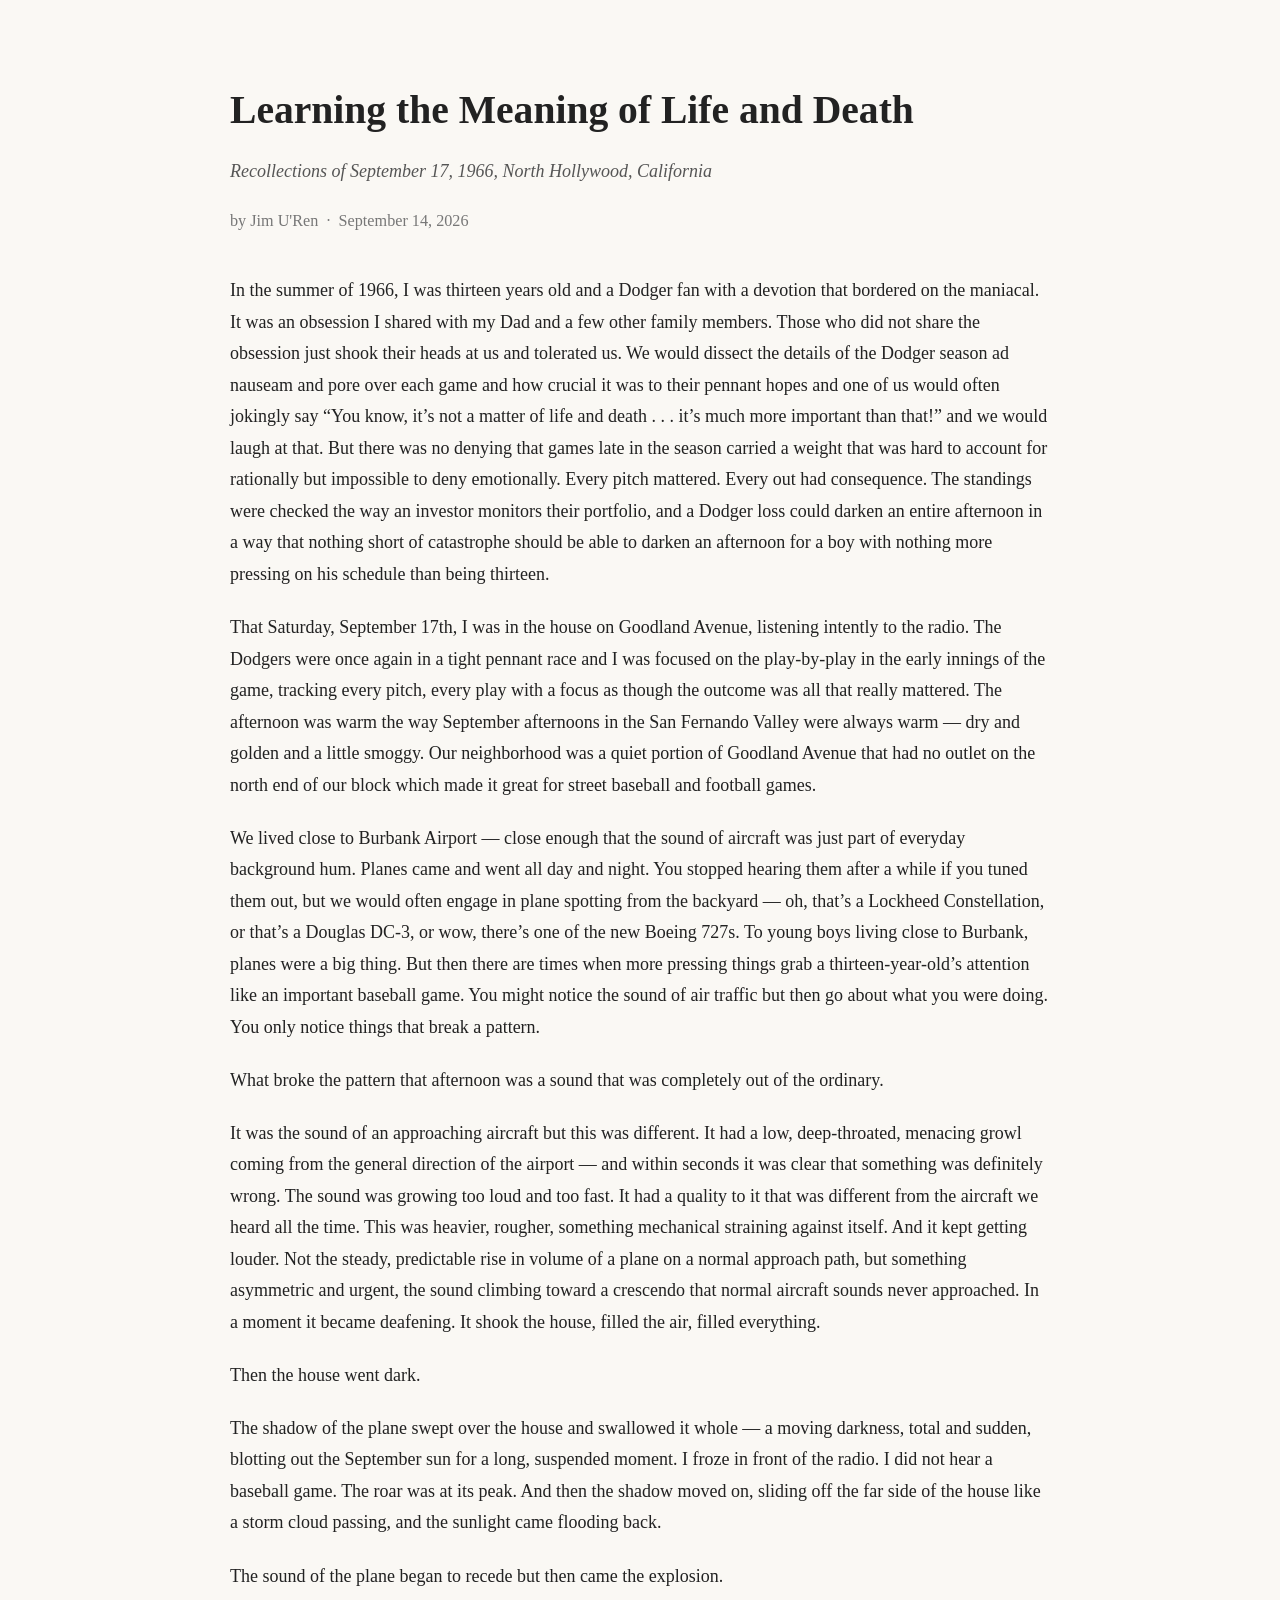
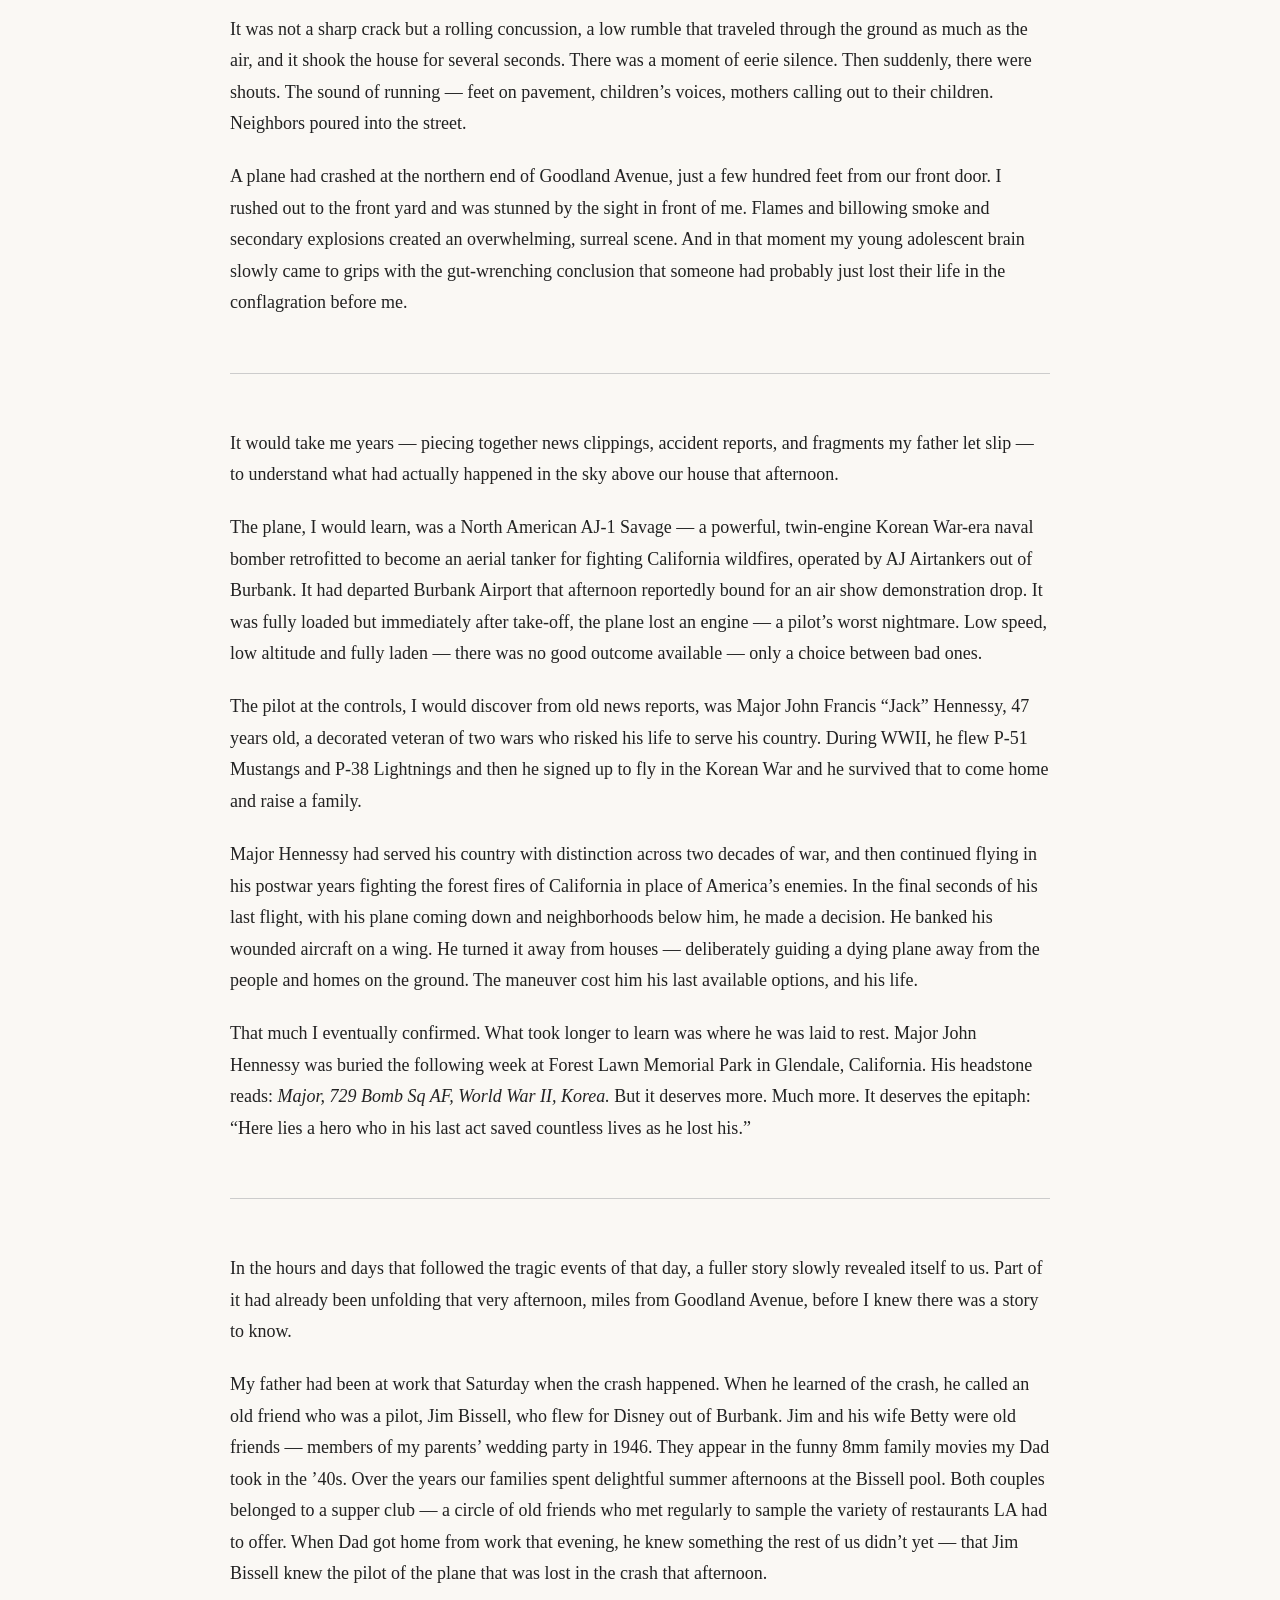
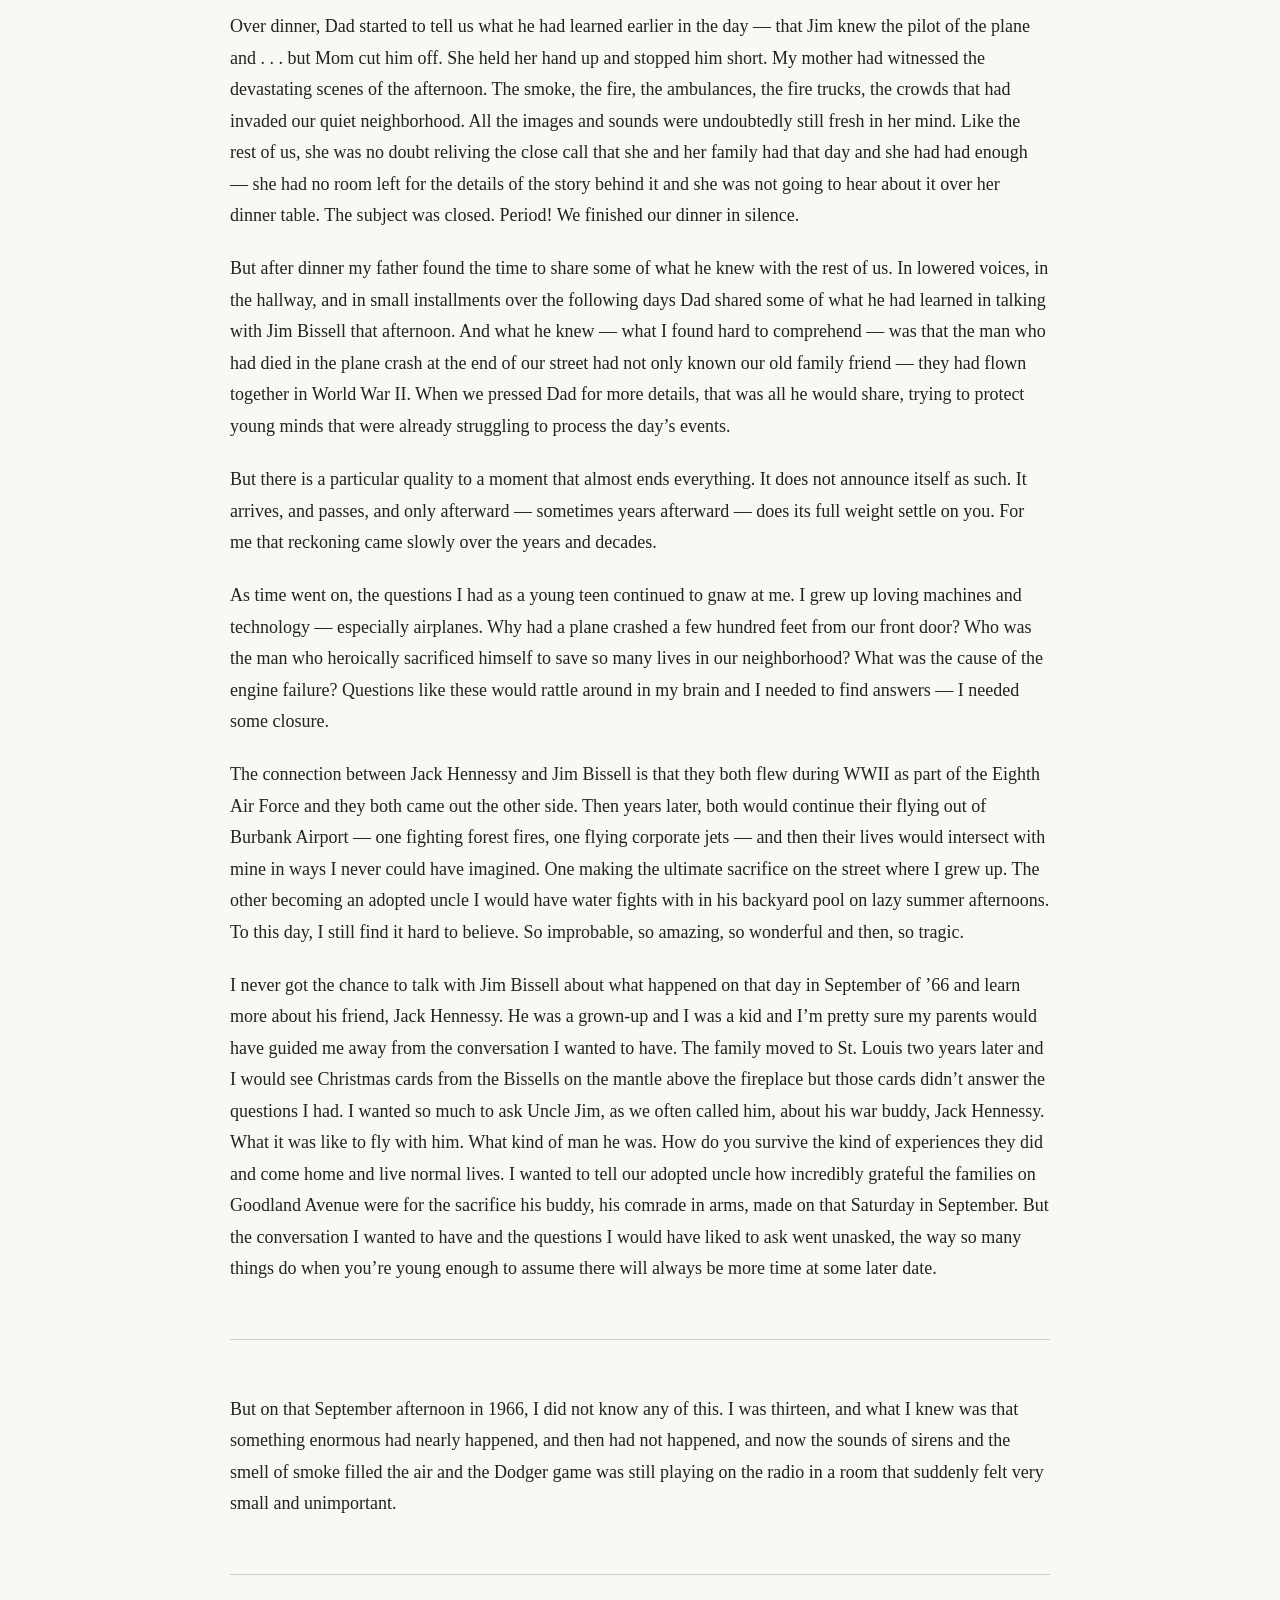
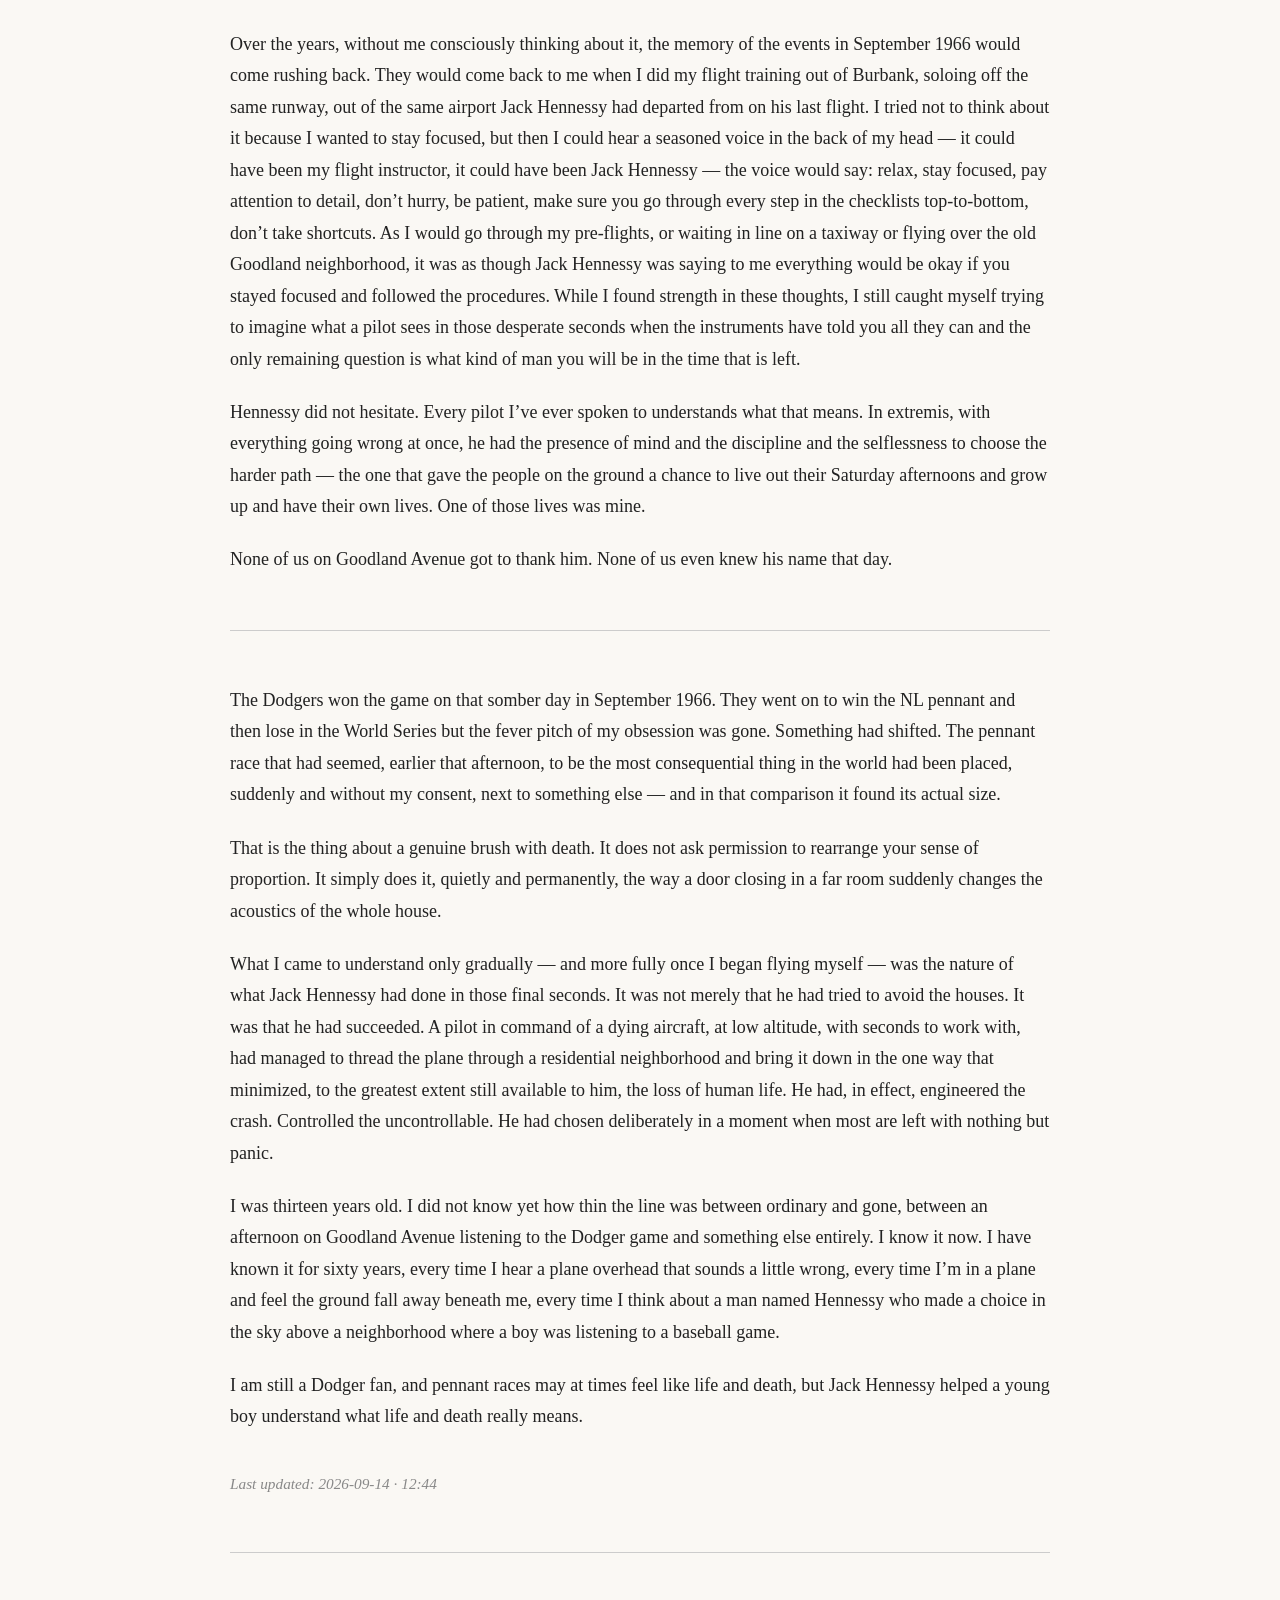
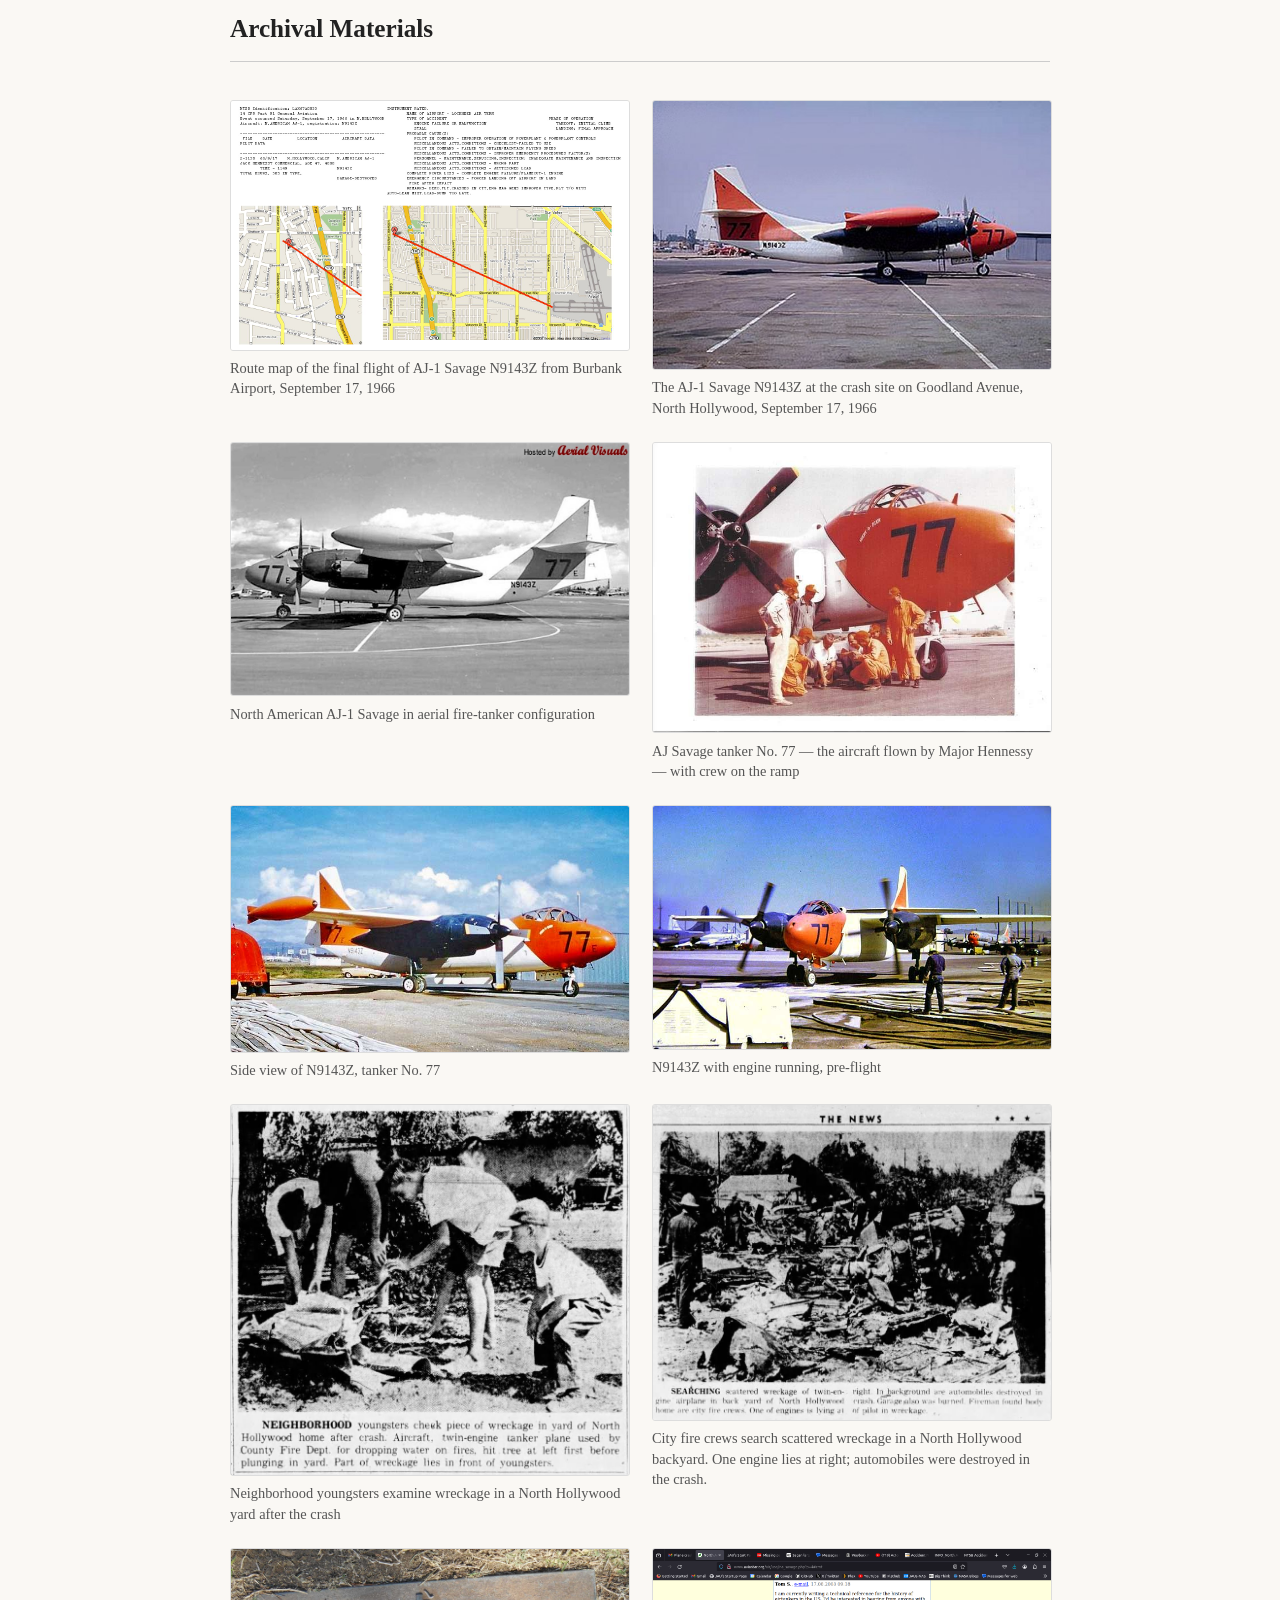
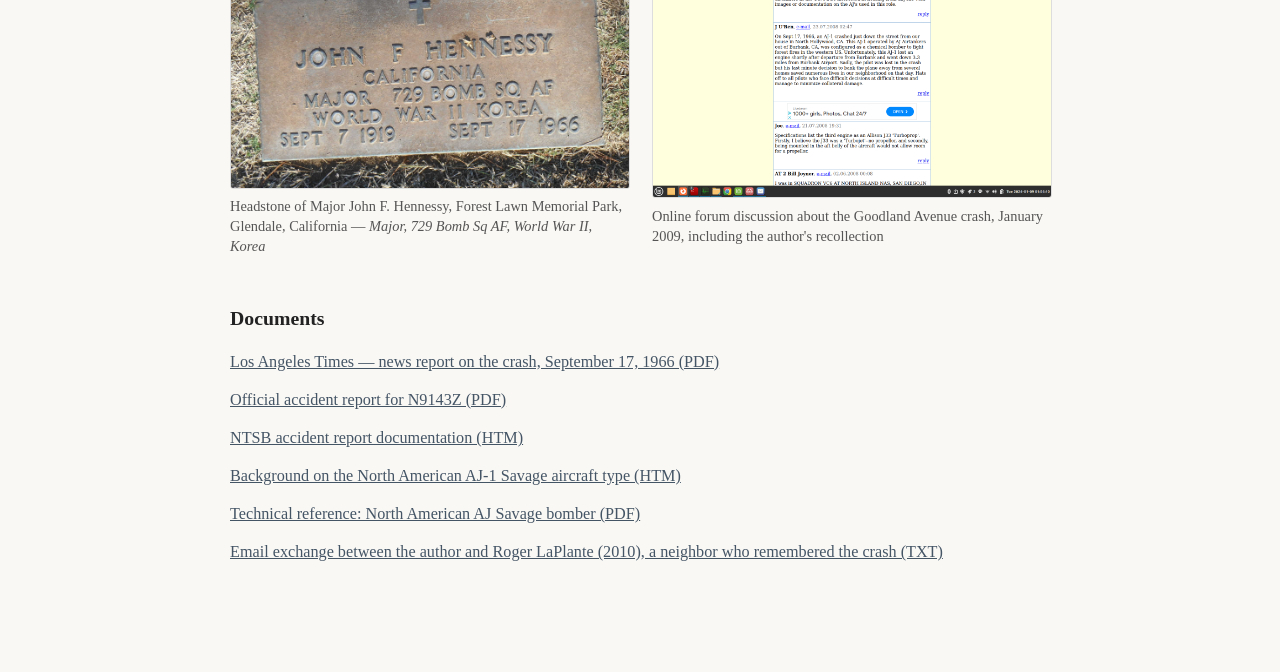
<file: docs/index.html>
<!DOCTYPE html>
<html lang="en">
<head>
  <meta charset="UTF-8">
  <meta name="viewport" content="width=device-width, initial-scale=1.0">
  <title>Learning the Meaning of Life and Death</title>
  <link rel="stylesheet" href="style.css">
</head>
<body>
<div class="container">

  <h1>Learning the Meaning of Life and Death</h1>
  <p class="subtitle">Recollections of September 17, 1966, North Hollywood, California</p>
  <p class="byline">by Jim U&#39;Ren &nbsp;&middot;&nbsp; September 14, 2026</p>

  <p>In the summer of 1966, I was thirteen years old and a Dodger fan with
  a devotion that bordered on the maniacal. It was an obsession I shared
  with my Dad and a few other family members. Those who did not share the
  obsession just shook their heads at us and tolerated us. We would
  dissect the details of the Dodger season ad nauseam and pore over each
  game and how crucial it was to their pennant hopes and one of us would
  often jokingly say “You know, it’s not a matter of life and death . . .
  it’s much more important than that!” and we would laugh at that. But
  there was no denying that games late in the season carried a weight that
  was hard to account for rationally but impossible to deny emotionally.
  Every pitch mattered. Every out had consequence. The standings were
  checked the way an investor monitors their portfolio, and a Dodger loss
  could darken an entire afternoon in a way that nothing short of
  catastrophe should be able to darken an afternoon for a boy with nothing
  more pressing on his schedule than being thirteen.</p>
  <p>That Saturday, September 17th, I was in the house on Goodland Avenue,
  listening intently to the radio. The Dodgers were once again in a tight
  pennant race and I was focused on the play-by-play in the early innings
  of the game, tracking every pitch, every play with a focus as though the
  outcome was all that really mattered. The afternoon was warm the way
  September afternoons in the San Fernando Valley were always warm — dry
  and golden and a little smoggy. Our neighborhood was a quiet portion of
  Goodland Avenue that had no outlet on the north end of our block which
  made it great for street baseball and football games.</p>
  <p>We lived close to Burbank Airport — close enough that the sound of
  aircraft was just part of everyday background hum. Planes came and went
  all day and night. You stopped hearing them after a while if you tuned
  them out, but we would often engage in plane spotting from the backyard
  — oh, that’s a Lockheed Constellation, or that’s a Douglas DC-3, or wow,
  there’s one of the new Boeing 727s. To young boys living close to
  Burbank, planes were a big thing. But then there are times when more
  pressing things grab a thirteen-year-old’s attention like an important
  baseball game. You might notice the sound of air traffic but then go
  about what you were doing. You only notice things that break a
  pattern.</p>
  <p>What broke the pattern that afternoon was a sound that was completely
  out of the ordinary.</p>
  <p>It was the sound of an approaching aircraft but this was different.
  It had a low, deep-throated, menacing growl coming from the general
  direction of the airport — and within seconds it was clear that
  something was definitely wrong. The sound was growing too loud and too
  fast. It had a quality to it that was different from the aircraft we
  heard all the time. This was heavier, rougher, something mechanical
  straining against itself. And it kept getting louder. Not the steady,
  predictable rise in volume of a plane on a normal approach path, but
  something asymmetric and urgent, the sound climbing toward a crescendo
  that normal aircraft sounds never approached. In a moment it became
  deafening. It shook the house, filled the air, filled everything.</p>
  <p>Then the house went dark.</p>
  <p>The shadow of the plane swept over the house and swallowed it whole —
  a moving darkness, total and sudden, blotting out the September sun for
  a long, suspended moment. I froze in front of the radio. I did not hear
  a baseball game. The roar was at its peak. And then the shadow moved on,
  sliding off the far side of the house like a storm cloud passing, and
  the sunlight came flooding back.</p>
  <p>The sound of the plane began to recede but then came the
  explosion.</p>
  <p>It was not a sharp crack but a rolling concussion, a low rumble that
  traveled through the ground as much as the air, and it shook the house
  for several seconds. There was a moment of eerie silence. Then suddenly,
  there were shouts. The sound of running — feet on pavement, children’s
  voices, mothers calling out to their children. Neighbors poured into the
  street.</p>
  <p>A plane had crashed at the northern end of Goodland Avenue, just a
  few hundred feet from our front door. I rushed out to the front yard and
  was stunned by the sight in front of me. Flames and billowing smoke and
  secondary explosions created an overwhelming, surreal scene. And in that
  moment my young adolescent brain slowly came to grips with the
  gut-wrenching conclusion that someone had probably just lost their life
  in the conflagration before me.</p>
  <hr />
  <p>It would take me years — piecing together news clippings, accident
  reports, and fragments my father let slip — to understand what had
  actually happened in the sky above our house that afternoon.</p>
  <p>The plane, I would learn, was a North American AJ-1 Savage — a
  powerful, twin-engine Korean War-era naval bomber retrofitted to become
  an aerial tanker for fighting California wildfires, operated by AJ
  Airtankers out of Burbank. It had departed Burbank Airport that
  afternoon reportedly bound for an air show demonstration drop. It was
  fully loaded but immediately after take-off, the plane lost an engine —
  a pilot’s worst nightmare. Low speed, low altitude and fully laden —
  there was no good outcome available — only a choice between bad
  ones.</p>
  <p>The pilot at the controls, I would discover from old news reports,
  was Major John Francis “Jack” Hennessy, 47 years old, a decorated
  veteran of two wars who risked his life to serve his country. During
  WWII, he flew P-51 Mustangs and P-38 Lightnings and then he signed up to
  fly in the Korean War and he survived that to come home and raise a
  family.</p>
  <p>Major Hennessy had served his country with distinction across two
  decades of war, and then continued flying in his postwar years fighting
  the forest fires of California in place of America’s enemies. In the
  final seconds of his last flight, with his plane coming down and
  neighborhoods below him, he made a decision. He banked his wounded
  aircraft on a wing. He turned it away from houses — deliberately guiding
  a dying plane away from the people and homes on the ground. The maneuver
  cost him his last available options, and his life.</p>
  <p>That much I eventually confirmed. What took longer to learn was where
  he was laid to rest. Major John Hennessy was buried the following week
  at Forest Lawn Memorial Park in Glendale, California. His headstone
  reads: <em>Major, 729 Bomb Sq AF, World War II, Korea.</em> But it
  deserves more. Much more. It deserves the epitaph: “Here lies a hero who
  in his last act saved countless lives as he lost his.”</p>
  <hr />
  <p>In the hours and days that followed the tragic events of that day, a
  fuller story slowly revealed itself to us. Part of it had already been
  unfolding that very afternoon, miles from Goodland Avenue, before I knew
  there was a story to know.</p>
  <p>My father had been at work that Saturday when the crash happened.
  When he learned of the crash, he called an old friend who was a pilot,
  Jim Bissell, who flew for Disney out of Burbank. Jim and his wife Betty
  were old friends — members of my parents’ wedding party in 1946. They
  appear in the funny 8mm family movies my Dad took in the ’40s. Over the
  years our families spent delightful summer afternoons at the Bissell
  pool. Both couples belonged to a supper club — a circle of old friends
  who met regularly to sample the variety of restaurants LA had to offer.
  When Dad got home from work that evening, he knew something the rest of
  us didn’t yet — that Jim Bissell knew the pilot of the plane that was
  lost in the crash that afternoon.</p>
  <p>Over dinner, Dad started to tell us what he had learned earlier in
  the day — that Jim knew the pilot of the plane and . . . but Mom cut him
  off. She held her hand up and stopped him short. My mother had witnessed
  the devastating scenes of the afternoon. The smoke, the fire, the
  ambulances, the fire trucks, the crowds that had invaded our quiet
  neighborhood. All the images and sounds were undoubtedly still fresh in
  her mind. Like the rest of us, she was no doubt reliving the close call
  that she and her family had that day and she had had enough — she had no
  room left for the details of the story behind it and she was not going
  to hear about it over her dinner table. The subject was closed. Period!
  We finished our dinner in silence.</p>
  <p>But after dinner my father found the time to share some of what he
  knew with the rest of us. In lowered voices, in the hallway, and in
  small installments over the following days Dad shared some of what he
  had learned in talking with Jim Bissell that afternoon. And what he knew
  — what I found hard to comprehend — was that the man who had died in the
  plane crash at the end of our street had not only known our old family
  friend — they had flown together in World War II. When we pressed Dad
  for more details, that was all he would share, trying to protect young
  minds that were already struggling to process the day’s events.</p>
  <p>But there is a particular quality to a moment that almost ends
  everything. It does not announce itself as such. It arrives, and passes,
  and only afterward — sometimes years afterward — does its full weight
  settle on you. For me that reckoning came slowly over the years and
  decades.</p>
  <p>As time went on, the questions I had as a young teen continued to
  gnaw at me. I grew up loving machines and technology — especially
  airplanes. Why had a plane crashed a few hundred feet from our front
  door? Who was the man who heroically sacrificed himself to save so many
  lives in our neighborhood? What was the cause of the engine failure?
  Questions like these would rattle around in my brain and I needed to
  find answers — I needed some closure.</p>
  <p>The connection between Jack Hennessy and Jim Bissell is that they
  both flew during WWII as part of the Eighth Air Force and they both came
  out the other side. Then years later, both would continue their flying
  out of Burbank Airport — one fighting forest fires, one flying corporate
  jets — and then their lives would intersect with mine in ways I never
  could have imagined. One making the ultimate sacrifice on the street
  where I grew up. The other becoming an adopted uncle I would have water
  fights with in his backyard pool on lazy summer afternoons. To this day,
  I still find it hard to believe. So improbable, so amazing, so wonderful
  and then, so tragic.</p>
  <p>I never got the chance to talk with Jim Bissell about what happened
  on that day in September of ’66 and learn more about his friend, Jack
  Hennessy. He was a grown-up and I was a kid and I’m pretty sure my
  parents would have guided me away from the conversation I wanted to
  have. The family moved to St. Louis two years later and I would see
  Christmas cards from the Bissells on the mantle above the fireplace but
  those cards didn’t answer the questions I had. I wanted so much to ask
  Uncle Jim, as we often called him, about his war buddy, Jack Hennessy.
  What it was like to fly with him. What kind of man he was. How do you
  survive the kind of experiences they did and come home and live normal
  lives. I wanted to tell our adopted uncle how incredibly grateful the
  families on Goodland Avenue were for the sacrifice his buddy, his
  comrade in arms, made on that Saturday in September. But the
  conversation I wanted to have and the questions I would have liked to
  ask went unasked, the way so many things do when you’re young enough to
  assume there will always be more time at some later date.</p>
  <hr />
  <p>But on that September afternoon in 1966, I did not know any of this.
  I was thirteen, and what I knew was that something enormous had nearly
  happened, and then had not happened, and now the sounds of sirens and
  the smell of smoke filled the air and the Dodger game was still playing
  on the radio in a room that suddenly felt very small and
  unimportant.</p>
  <hr />
  <p>Over the years, without me consciously thinking about it, the memory
  of the events in September 1966 would come rushing back. They would come
  back to me when I did my flight training out of Burbank, soloing off the
  same runway, out of the same airport Jack Hennessy had departed from on
  his last flight. I tried not to think about it because I wanted to stay
  focused, but then I could hear a seasoned voice in the back of my head —
  it could have been my flight instructor, it could have been Jack
  Hennessy — the voice would say: relax, stay focused, pay attention to
  detail, don’t hurry, be patient, make sure you go through every step in
  the checklists top-to-bottom, don’t take shortcuts. As I would go
  through my pre-flights, or waiting in line on a taxiway or flying over
  the old Goodland neighborhood, it was as though Jack Hennessy was saying
  to me everything would be okay if you stayed focused and followed the
  procedures. While I found strength in these thoughts, I still caught
  myself trying to imagine what a pilot sees in those desperate seconds
  when the instruments have told you all they can and the only remaining
  question is what kind of man you will be in the time that is left.</p>
  <p>Hennessy did not hesitate. Every pilot I’ve ever spoken to
  understands what that means. In extremis, with everything going wrong at
  once, he had the presence of mind and the discipline and the
  selflessness to choose the harder path — the one that gave the people on
  the ground a chance to live out their Saturday afternoons and grow up
  and have their own lives. One of those lives was mine.</p>
  <p>None of us on Goodland Avenue got to thank him. None of us even knew
  his name that day.</p>
  <hr />
  <p>The Dodgers won the game on that somber day in September 1966. They
  went on to win the NL pennant and then lose in the World Series but the
  fever pitch of my obsession was gone. Something had shifted. The pennant
  race that had seemed, earlier that afternoon, to be the most
  consequential thing in the world had been placed, suddenly and without
  my consent, next to something else — and in that comparison it found its
  actual size.</p>
  <p>That is the thing about a genuine brush with death. It does not ask
  permission to rearrange your sense of proportion. It simply does it,
  quietly and permanently, the way a door closing in a far room suddenly
  changes the acoustics of the whole house.</p>
  <p>What I came to understand only gradually — and more fully once I
  began flying myself — was the nature of what Jack Hennessy had done in
  those final seconds. It was not merely that he had tried to avoid the
  houses. It was that he had succeeded. A pilot in command of a dying
  aircraft, at low altitude, with seconds to work with, had managed to
  thread the plane through a residential neighborhood and bring it down in
  the one way that minimized, to the greatest extent still available to
  him, the loss of human life. He had, in effect, engineered the crash.
  Controlled the uncontrollable. He had chosen deliberately in a moment
  when most are left with nothing but panic.</p>
  <p>I was thirteen years old. I did not know yet how thin the line was
  between ordinary and gone, between an afternoon on Goodland Avenue
  listening to the Dodger game and something else entirely. I know it now.
  I have known it for sixty years, every time I hear a plane overhead that
  sounds a little wrong, every time I’m in a plane and feel the ground
  fall away beneath me, every time I think about a man named Hennessy who
  made a choice in the sky above a neighborhood where a boy was listening
  to a baseball game.</p>
  <p>I am still a Dodger fan, and pennant races may at times feel like
  life and death, but Jack Hennessy helped a young boy understand what
  life and death really means.</p>

  <p class="timestamp"><em>Last updated: 2026-09-14 · 12:44</em></p>

  <hr>

  <div class="archival">
    <h2>Archival Materials</h2>

    <div class="gallery">
      <figure>
        <img src="MAP_Last-Flight-of-N9143Z.jpg" alt="Route map of the final flight of AJ-1 Savage N9143Z">
        <figcaption>Route map of the final flight of AJ-1 Savage N9143Z from Burbank Airport, September 17, 1966</figcaption>
      </figure>
      <figure>
        <img src="PHOTO_North-American-AJ-1-that-crashed-on-Goodland-Ave-C.jpg" alt="The AJ-1 Savage N9143Z after the crash on Goodland Avenue">
        <figcaption>The AJ-1 Savage N9143Z at the crash site on Goodland Avenue, North Hollywood, September 17, 1966</figcaption>
      </figure>
      <figure>
        <img src="PHOTO_NA-AJ-1-0000100586.jpg" alt="North American AJ-1 Savage in fire-tanker configuration">
        <figcaption>North American AJ-1 Savage in aerial fire-tanker configuration</figcaption>
      </figure>
      <figure>
        <img src="AJ-77-tanker-crew-on-ramp.jpeg" alt="AJ Savage tanker No. 77 with crew on the ramp">
        <figcaption>AJ Savage tanker No. 77 &mdash; the aircraft flown by Major Hennessy &mdash; with crew on the ramp</figcaption>
      </figure>
      <figure>
        <img src="Savage-N9143Z-77-side-KOM.jpg" alt="Side view of N9143Z, tanker No. 77">
        <figcaption>Side view of N9143Z, tanker No. 77</figcaption>
      </figure>
      <figure>
        <img src="Savage-N9143Z-engine-running-KOM.jpg" alt="N9143Z with engine running, pre-flight">
        <figcaption>N9143Z with engine running, pre-flight</figcaption>
      </figure>
      <figure>
        <img src="Newspaper-youngsters-examine-wreckage.jpeg" alt="Neighborhood youngsters examine wreckage in a North Hollywood yard">
        <figcaption>Neighborhood youngsters examine wreckage in a North Hollywood yard after the crash</figcaption>
      </figure>
      <figure>
        <img src="Newspaper-fire-crews-search-wreckage.jpeg" alt="Fire crews searching scattered wreckage in North Hollywood">
        <figcaption>City fire crews search scattered wreckage in a North Hollywood backyard. One engine lies at right; automobiles were destroyed in the crash.</figcaption>
      </figure>
<figure>
        <img src="Hennessy-grave-marker.jpg" alt="Headstone of Major John F. Hennessy, Forest Lawn Memorial Park, Glendale">
        <figcaption>Headstone of Major John F. Hennessy, Forest Lawn Memorial Park, Glendale, California &mdash; <em>Major, 729 Bomb Sq AF, World War II, Korea</em></figcaption>
      </figure>
      <figure>
        <img src="Screenshot-JAUs-msg-post-2024-01-09.png" alt="Online forum discussion about the Goodland Avenue crash, 2009">
        <figcaption>Online forum discussion about the Goodland Avenue crash, January 2009, including the author&#39;s recollection</figcaption>
      </figure>
    </div>

    <div class="documents-section">
      <h3>Documents</h3>
      <ul>
        <li><a href="LA-Times-9-17-66-Goodland-Plane-Crash.pdf" target="_blank">Los Angeles Times &mdash; news report on the crash, September 17, 1966 (PDF)</a></li>
        <li><a href="Accident-North-American-AJ-1-Savage-N9143Z.pdf" target="_blank">Official accident report for N9143Z (PDF)</a></li>
        <li><a href="NTSB-Accident-Report-Tanker-Crash-North-Hollywood-2008-09-17.htm" target="_blank">NTSB accident report documentation (HTM)</a></li>
        <li><a href="INFO_North-American-AJ-1-Bomber.htm" target="_blank">Background on the North American AJ-1 Savage aircraft type (HTM)</a></li>
        <li><a href="North-American-AJ-Savage-bomber.pdf" target="_blank">Technical reference: North American AJ Savage bomber (PDF)</a></li>
        <li><a href="EMAIL-thread_RE-Goodland-Crash.txt" target="_blank">Email exchange between the author and Roger LaPlante (2010), a neighbor who remembered the crash (TXT)</a></li>
      </ul>
    </div>

  </div>

</div>
</body>
</html>
</file>
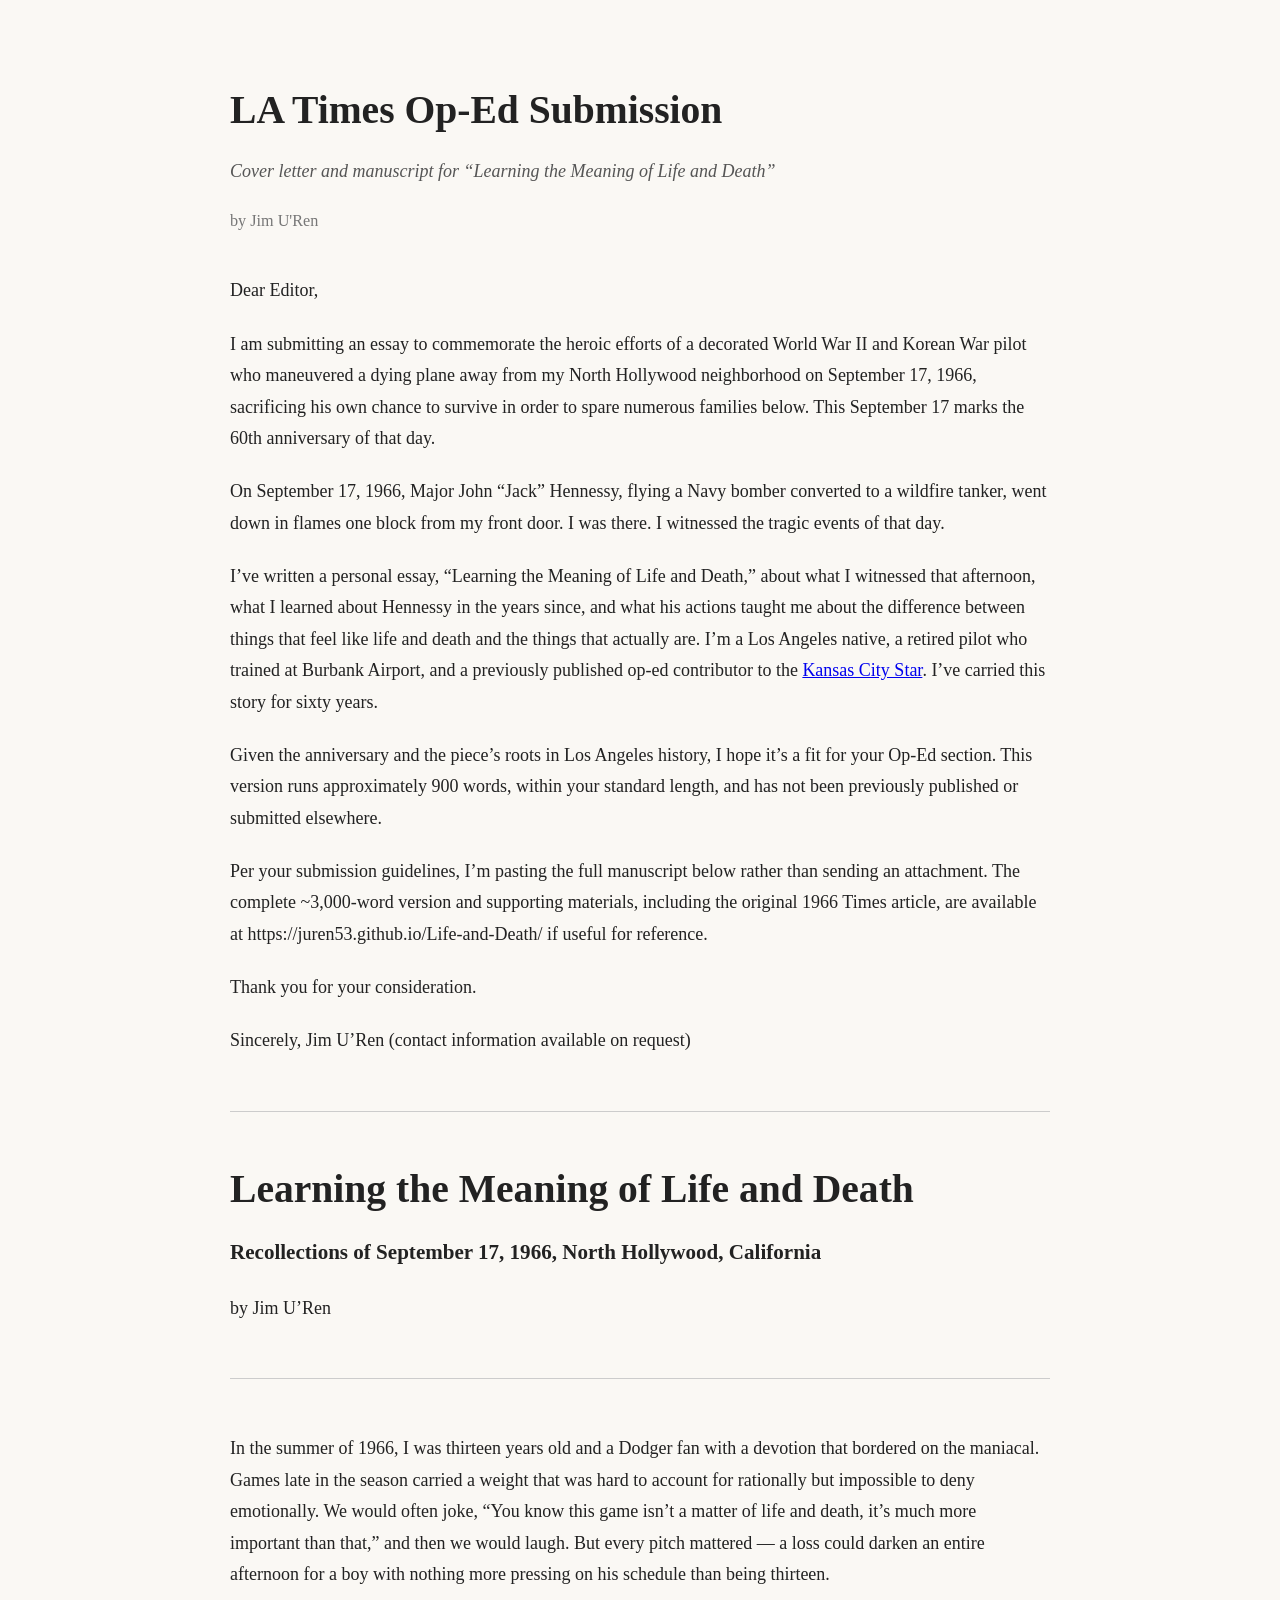
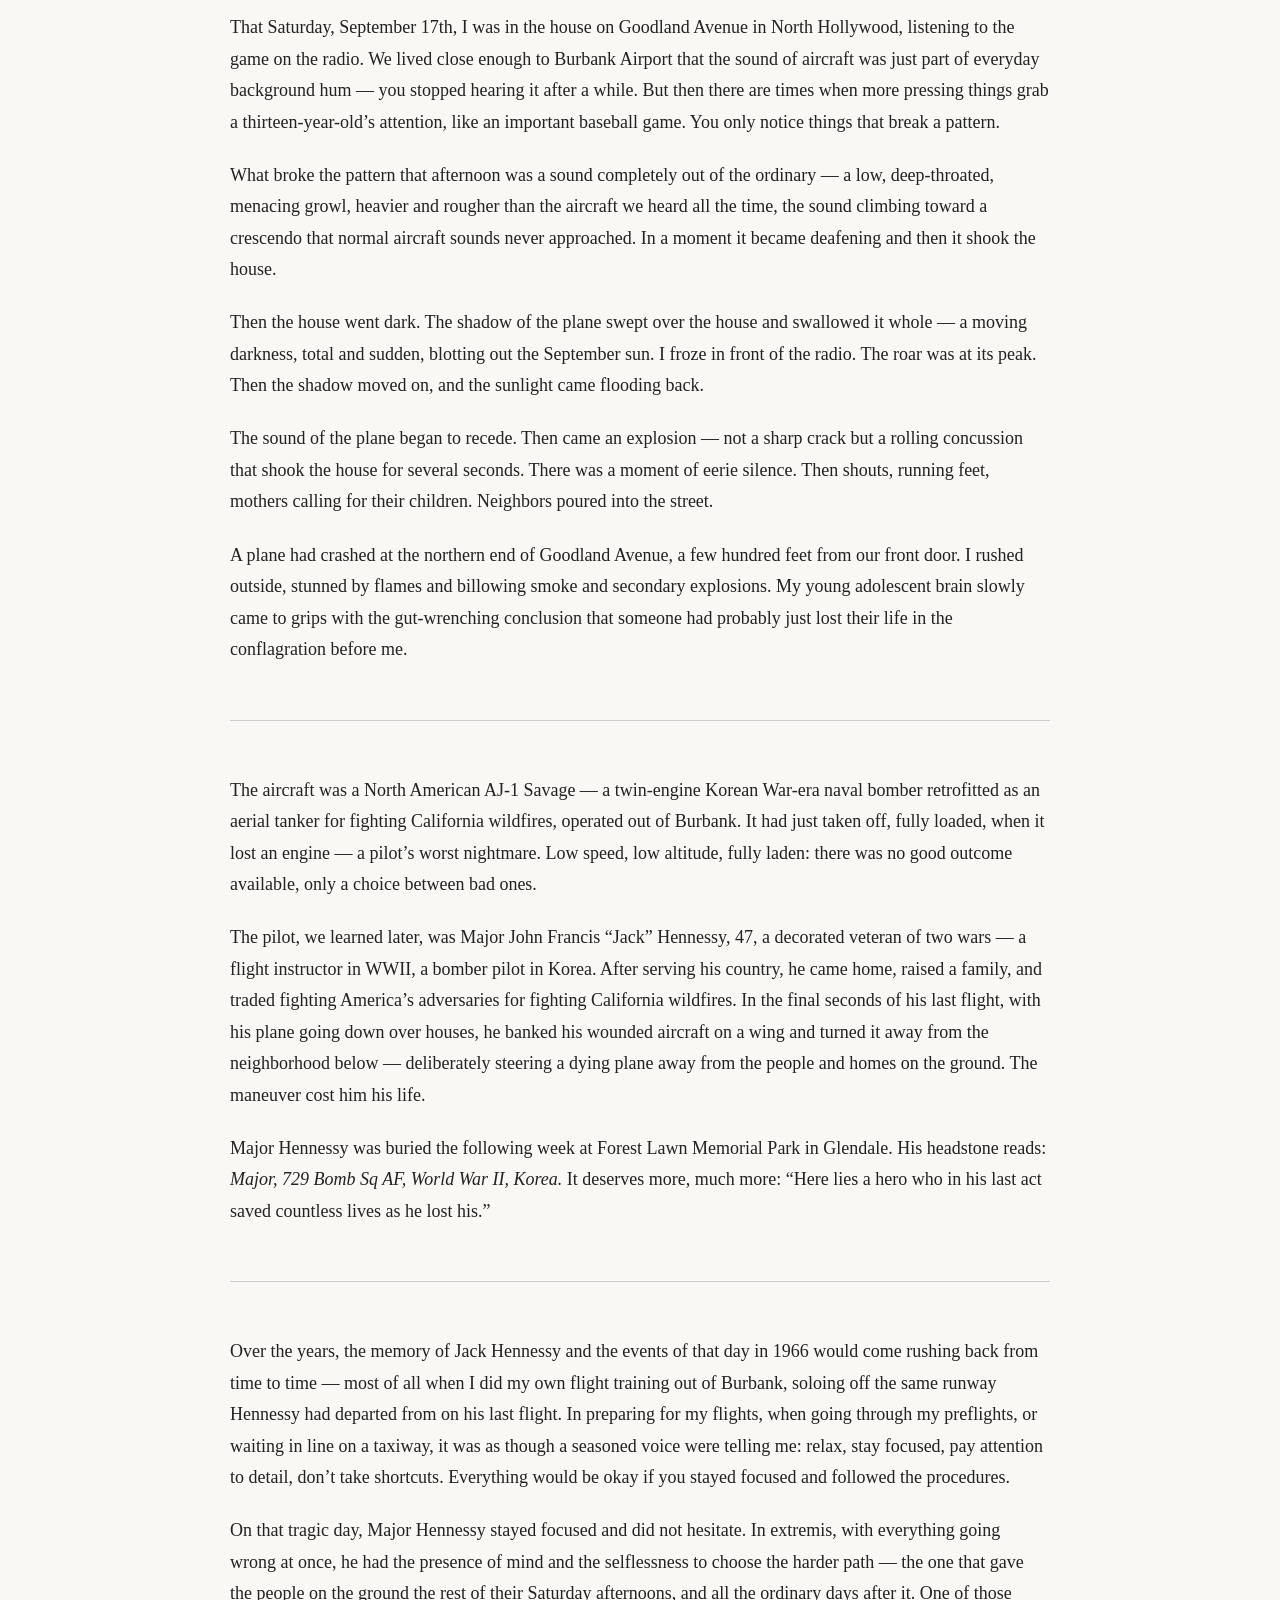
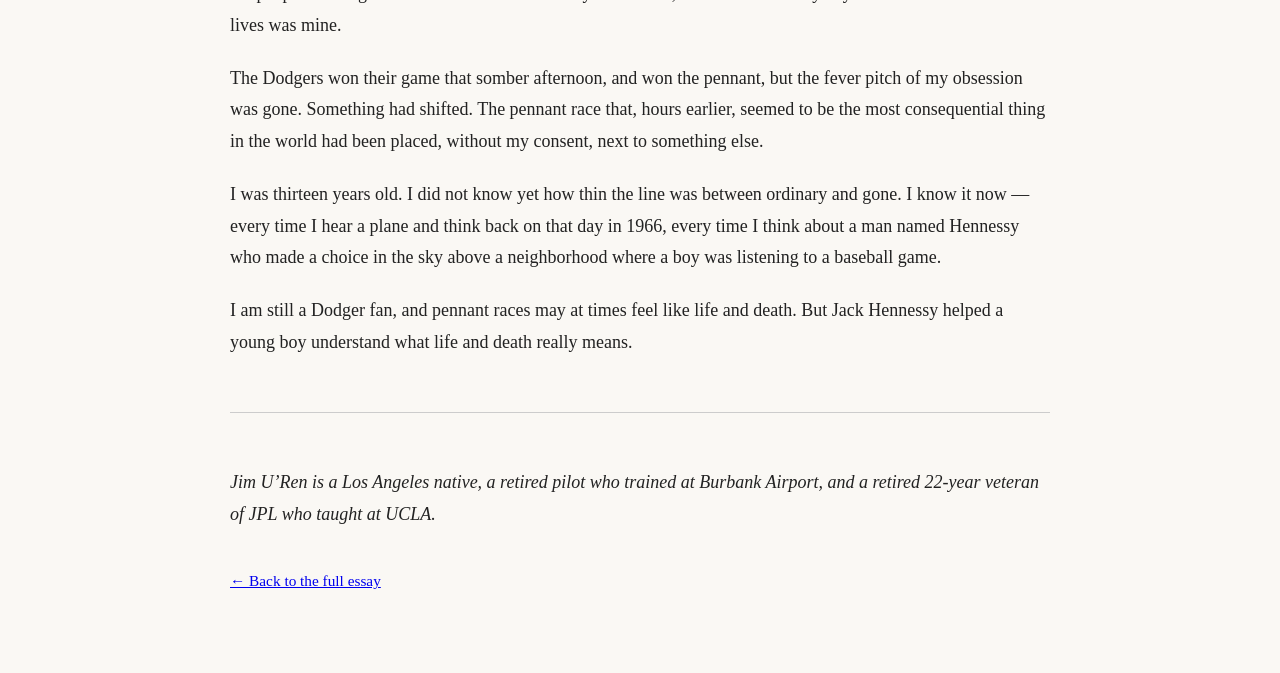
<file: docs/cover-letter.html>
<!DOCTYPE html>
<html lang="en">
<head>
  <meta charset="UTF-8">
  <meta name="viewport" content="width=device-width, initial-scale=1.0">
  <title>LA Times Op-Ed Submission Letter — Learning the Meaning of Life and Death</title>
  <link rel="stylesheet" href="style.css">
</head>
<body>
<div class="container">

  <h1>LA Times Op-Ed Submission</h1>
  <p class="subtitle">Cover letter and manuscript for &ldquo;Learning the Meaning of Life and Death&rdquo;</p>
  <p class="byline">by Jim U&#39;Ren</p>

  <p>Dear Editor,</p>
  <p>I am submitting an essay to commemorate the heroic efforts of a
  decorated World War II and Korean War pilot who maneuvered a dying plane
  away from my North Hollywood neighborhood on September 17, 1966,
  sacrificing his own chance to survive in order to spare numerous
  families below. This September 17 marks the 60th anniversary of that
  day.</p>
  <p>On September 17, 1966, Major John “Jack” Hennessy, flying a Navy
  bomber converted to a wildfire tanker, went down in flames one block
  from my front door. I was there. I witnessed the tragic events of that
  day.</p>
  <p>I’ve written a personal essay, “Learning the Meaning of Life and
  Death,” about what I witnessed that afternoon, what I learned about
  Hennessy in the years since, and what his actions taught me about the
  difference between things that feel like life and death and the things
  that actually are. I’m a Los Angeles native, a retired pilot who trained
  at Burbank Airport, and a previously published op-ed contributor to the
  <a
  href="https://www.kansascity.com/opinion/readers-opinion/guest-commentary/article315521111.html">Kansas
  City Star</a>. I’ve carried this story for sixty years.</p>
  <p>Given the anniversary and the piece’s roots in Los Angeles history, I
  hope it’s a fit for your Op-Ed section. This version runs approximately
  900 words, within your standard length, and has not been previously
  published or submitted elsewhere.</p>
  <p>Per your submission guidelines, I’m pasting the full manuscript below
  rather than sending an attachment. The complete ~3,000-word version and
  supporting materials, including the original 1966 Times article, are
  available at https://juren53.github.io/Life-and-Death/ if useful for
  reference.</p>
  <p>Thank you for your consideration.</p>
  <p>Sincerely, Jim U’Ren (contact information available on request)</p>
  <hr />
  <h1 id="learning-the-meaning-of-life-and-death">Learning the Meaning of
  Life and Death</h1>
  <h3
  id="recollections-of-september-17-1966-north-hollywood-california">Recollections
  of September 17, 1966, North Hollywood, California</h3>
  <p>by Jim U’Ren</p>
  <hr />
  <p>In the summer of 1966, I was thirteen years old and a Dodger fan with
  a devotion that bordered on the maniacal. Games late in the season
  carried a weight that was hard to account for rationally but impossible
  to deny emotionally. We would often joke, “You know this game isn’t a
  matter of life and death, it’s much more important than that,” and then
  we would laugh. But every pitch mattered — a loss could darken an entire
  afternoon for a boy with nothing more pressing on his schedule than
  being thirteen.</p>
  <p>That Saturday, September 17th, I was in the house on Goodland Avenue
  in North Hollywood, listening to the game on the radio. We lived close
  enough to Burbank Airport that the sound of aircraft was just part of
  everyday background hum — you stopped hearing it after a while. But then
  there are times when more pressing things grab a thirteen-year-old’s
  attention, like an important baseball game. You only notice things that
  break a pattern.</p>
  <p>What broke the pattern that afternoon was a sound completely out of
  the ordinary — a low, deep-throated, menacing growl, heavier and rougher
  than the aircraft we heard all the time, the sound climbing toward a
  crescendo that normal aircraft sounds never approached. In a moment it
  became deafening and then it shook the house.</p>
  <p>Then the house went dark. The shadow of the plane swept over the
  house and swallowed it whole — a moving darkness, total and sudden,
  blotting out the September sun. I froze in front of the radio. The roar
  was at its peak. Then the shadow moved on, and the sunlight came
  flooding back.</p>
  <p>The sound of the plane began to recede. Then came an explosion — not
  a sharp crack but a rolling concussion that shook the house for several
  seconds. There was a moment of eerie silence. Then shouts, running feet,
  mothers calling for their children. Neighbors poured into the
  street.</p>
  <p>A plane had crashed at the northern end of Goodland Avenue, a few
  hundred feet from our front door. I rushed outside, stunned by flames
  and billowing smoke and secondary explosions. My young adolescent brain
  slowly came to grips with the gut-wrenching conclusion that someone had
  probably just lost their life in the conflagration before me.</p>
  <hr />
  <p>The aircraft was a North American AJ-1 Savage — a twin-engine Korean
  War-era naval bomber retrofitted as an aerial tanker for fighting
  California wildfires, operated out of Burbank. It had just taken off,
  fully loaded, when it lost an engine — a pilot’s worst nightmare. Low
  speed, low altitude, fully laden: there was no good outcome available,
  only a choice between bad ones.</p>
  <p>The pilot, we learned later, was Major John Francis “Jack” Hennessy,
  47, a decorated veteran of two wars — a flight instructor in WWII, a
  bomber pilot in Korea. After serving his country, he came home, raised a
  family, and traded fighting America’s adversaries for fighting
  California wildfires. In the final seconds of his last flight, with his
  plane going down over houses, he banked his wounded aircraft on a wing
  and turned it away from the neighborhood below — deliberately steering a
  dying plane away from the people and homes on the ground. The maneuver
  cost him his life.</p>
  <p>Major Hennessy was buried the following week at Forest Lawn Memorial
  Park in Glendale. His headstone reads: <em>Major, 729 Bomb Sq AF, World
  War II, Korea.</em> It deserves more, much more: “Here lies a hero who
  in his last act saved countless lives as he lost his.”</p>
  <hr />
  <p>Over the years, the memory of Jack Hennessy and the events of that
  day in 1966 would come rushing back from time to time — most of all when
  I did my own flight training out of Burbank, soloing off the same runway
  Hennessy had departed from on his last flight. In preparing for my
  flights, when going through my preflights, or waiting in line on a
  taxiway, it was as though a seasoned voice were telling me: relax, stay
  focused, pay attention to detail, don’t take shortcuts. Everything would
  be okay if you stayed focused and followed the procedures.</p>
  <p>On that tragic day, Major Hennessy stayed focused and did not
  hesitate. In extremis, with everything going wrong at once, he had the
  presence of mind and the selflessness to choose the harder path — the
  one that gave the people on the ground the rest of their Saturday
  afternoons, and all the ordinary days after it. One of those lives was
  mine.</p>
  <p>The Dodgers won their game that somber afternoon, and won the
  pennant, but the fever pitch of my obsession was gone. Something had
  shifted. The pennant race that, hours earlier, seemed to be the most
  consequential thing in the world had been placed, without my consent,
  next to something else.</p>
  <p>I was thirteen years old. I did not know yet how thin the line was
  between ordinary and gone. I know it now — every time I hear a plane and
  think back on that day in 1966, every time I think about a man named
  Hennessy who made a choice in the sky above a neighborhood where a boy
  was listening to a baseball game.</p>
  <p>I am still a Dodger fan, and pennant races may at times feel like
  life and death. But Jack Hennessy helped a young boy understand what
  life and death really means.</p>
  <hr />
  <p><em>Jim U’Ren is a Los Angeles native, a retired pilot who trained at
  Burbank Airport, and a retired 22-year veteran of JPL who taught at
  UCLA.</em></p>

  <p class="timestamp"><a href="index.html">&larr; Back to the full essay</a></p>

</div>
</body>
</html>
</file>
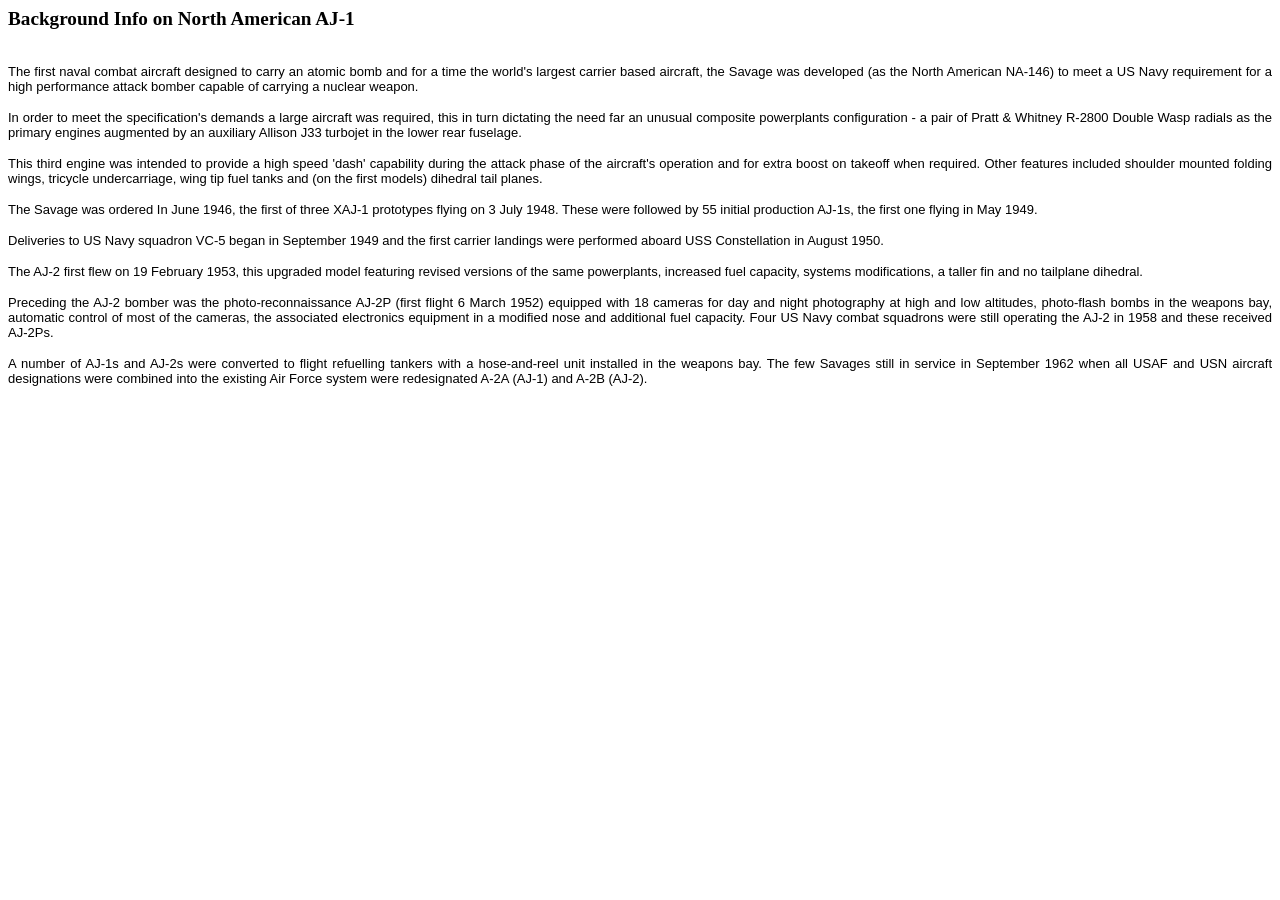
<file: docs/INFO_North-American-AJ-1-Bomber.htm>
<!DOCTYPE html PUBLIC "-//W3C//DTD HTML 4.01 Transitional//EN">
<html>
<head>
  <meta content="text/html; charset=ISO-8859-1"
 http-equiv="content-type">
  <title>INFO_North American AJ-1-Bomber</title>
</head>
<body>
<big><span style="font-weight: bold;">Background Info on North American
AJ-1</span></big><br>
<br>
<p align="justify"><font face="Verdana, Arial" size="-1">The first
naval combat aircraft designed to carry an atomic bomb and for a time
the world's largest carrier based aircraft, the Savage was developed
(as the North American NA-146) to meet a US Navy requirement for a high
performance attack bomber capable of carrying a nuclear weapon.
</font></p>
<p align="justify"><font face="Verdana, Arial" size="-1">In order to
meet the
specification's demands a large aircraft was required, this in turn
dictating the need far an unusual composite powerplants configuration -
a pair of Pratt &amp; Whitney R-2800 Double Wasp radials as the primary
engines augmented by an auxiliary Allison J33 turbojet in the lower
rear fuselage.
</font></p>
<p align="justify"><font face="Verdana, Arial" size="-1">This third
engine was intended to
provide a high speed 'dash' capability during the attack phase of the
aircraft's operation and for extra boost on takeoff when required.
Other features included shoulder mounted folding wings, tricycle
undercarriage, wing tip fuel tanks and (on the first models) dihedral
tail planes.
</font></p>
<p align="justify"><font face="Verdana, Arial" size="-1">The Savage was
ordered In June
1946, the first of three XAJ-1 prototypes flying on 3 July 1948. These
were followed by 55 initial production AJ-1s, the first one flying in
May 1949.
</font></p>
<p align="justify"><font face="Verdana, Arial" size="-1">Deliveries to
US Navy squadron
VC-5 began in September 1949 and the first carrier landings were
performed aboard USS Constellation in August 1950.
</font></p>
<p align="justify"><font face="Verdana, Arial" size="-1">The AJ-2 first
flew on 19
February 1953, this upgraded model featuring revised versions of the
same powerplants, increased fuel capacity, systems modifications, a
taller fin and no tailplane dihedral.
</font></p>
<p align="justify"><font face="Verdana, Arial" size="-1">Preceding the
AJ-2 bomber was the
photo-reconnaissance AJ-2P (first flight 6 March 1952) equipped with 18
cameras for day and night photography at high and low altitudes,
photo-flash bombs in the weapons bay, automatic control of most of the
cameras, the associated electronics equipment in a modified nose and
additional fuel capacity. Four US Navy combat squadrons were still
operating the AJ-2 in 1958 and these received AJ-2Ps.
</font></p>
<p align="justify"><font face="Verdana, Arial" size="-1">A number of
AJ-1s and AJ-2s were
converted to flight refuelling tankers with a hose-and-reel unit
installed in the weapons bay. The few Savages still in service in
September 1962 when all USAF and USN aircraft designations were
combined into the existing Air Force system were redesignated A-2A
(AJ-1) and A-2B (AJ-2).
</font></p>
<br>
</body>
</html>
</file>
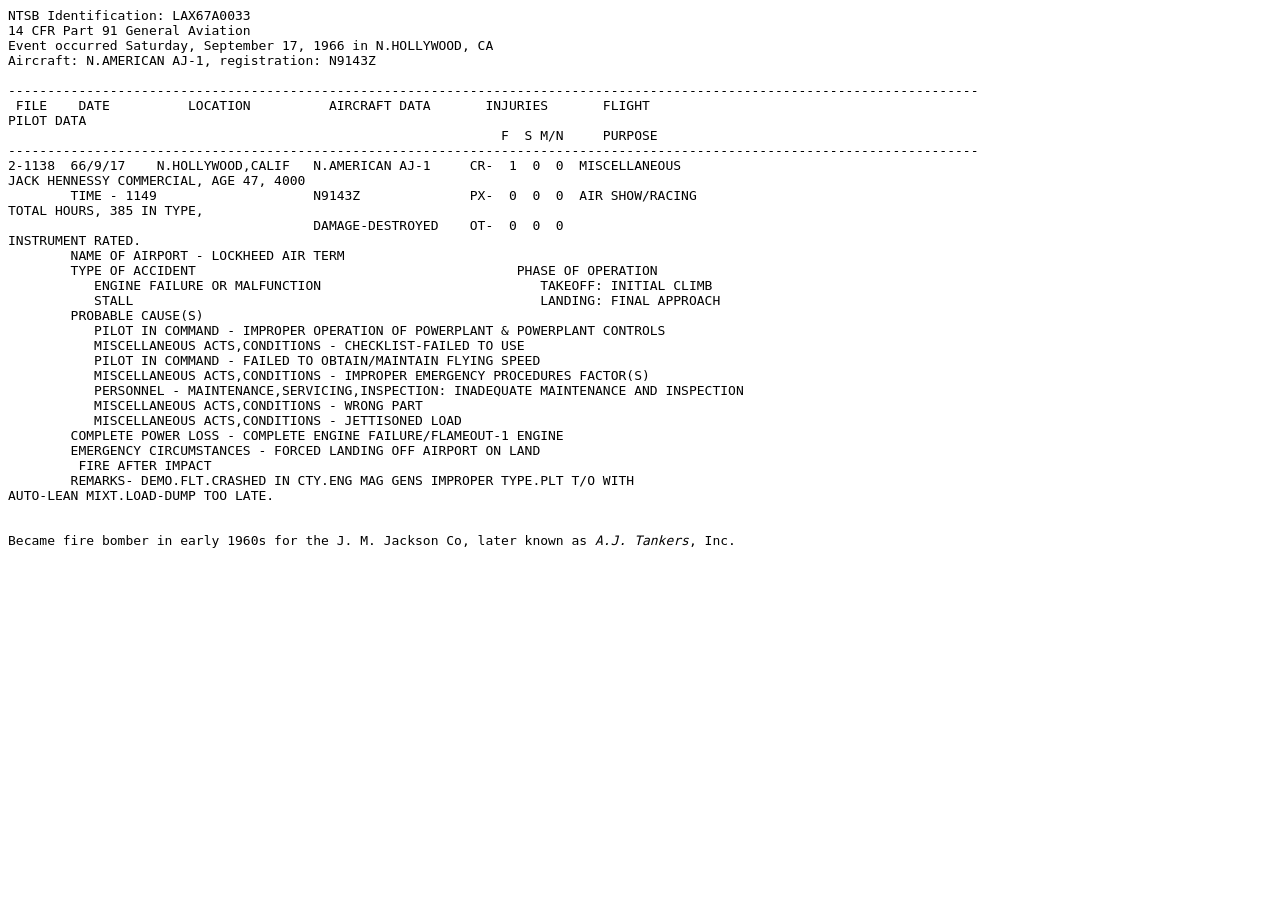
<file: docs/NTSB-Accident-Report-Tanker-Crash-North-Hollywood-2008-09-17.htm>
<!DOCTYPE html PUBLIC "-//W3C//DTD HTML 4.01 Transitional//EN">
<html>
<head>
  <meta content="text/html; charset=ISO-8859-1"
 http-equiv="content-type">
  <title>NTSB Accident Report Tanker Crash North Hollywood 2008-09-17</title>
</head>
<body>
<pre>NTSB Identification: LAX67A0033<br>14 CFR Part 91 General Aviation<br>Event occurred Saturday, September 17, 1966 in N.HOLLYWOOD, CA<br>Aircraft: N.AMERICAN AJ-1, registration: N9143Z<br><br>----------------------------------------------------------------------------------------------------------------------------<br> FILE    DATE          LOCATION          AIRCRAFT DATA       INJURIES       FLIGHT<br>PILOT DATA<br>                                                               F  S M/N     PURPOSE<br>----------------------------------------------------------------------------------------------------------------------------<br>2-1138  66/9/17    N.HOLLYWOOD,CALIF   N.AMERICAN AJ-1     CR-  1  0  0  MISCELLANEOUS<br>JACK HENNESSY COMMERCIAL, AGE 47, 4000<br>        TIME - 1149                    N9143Z              PX-  0  0  0  AIR SHOW/RACING<br>TOTAL HOURS, 385 IN TYPE,<br>                                       DAMAGE-DESTROYED    OT-  0  0  0         <br>INSTRUMENT RATED.<br>        NAME OF AIRPORT - LOCKHEED AIR TERM<br>        TYPE OF ACCIDENT                                         PHASE OF OPERATION<br>           ENGINE FAILURE OR MALFUNCTION                            TAKEOFF: INITIAL CLIMB<br>           STALL                                                    LANDING: FINAL APPROACH<br>        PROBABLE CAUSE(S)<br>           PILOT IN COMMAND - IMPROPER OPERATION OF POWERPLANT &amp; POWERPLANT CONTROLS<br>           MISCELLANEOUS ACTS,CONDITIONS - CHECKLIST-FAILED TO USE<br>           PILOT IN COMMAND - FAILED TO OBTAIN/MAINTAIN FLYING SPEED<br>           MISCELLANEOUS ACTS,CONDITIONS - IMPROPER EMERGENCY PROCEDURES FACTOR(S)<br>           PERSONNEL - MAINTENANCE,SERVICING,INSPECTION: INADEQUATE MAINTENANCE AND INSPECTION<br>           MISCELLANEOUS ACTS,CONDITIONS - WRONG PART<br>           MISCELLANEOUS ACTS,CONDITIONS - JETTISONED LOAD<br>        COMPLETE POWER LOSS - COMPLETE ENGINE FAILURE/FLAMEOUT-1 ENGINE<br>        EMERGENCY CIRCUMSTANCES - FORCED LANDING OFF AIRPORT ON LAND<br>         FIRE AFTER IMPACT<br>        REMARKS- DEMO.FLT.CRASHED IN CTY.ENG MAG GENS IMPROPER TYPE.PLT T/O WITH<br>AUTO-LEAN MIXT.LOAD-DUMP TOO LATE.<br><br><br>Became fire bomber in early 1960s for the J. M. Jackson Co, later known as <em>A.J. Tankers</em>, Inc.<br><br></pre>
</body>
</html>
</file>
<file: docs/style.css>
body {
  font-family: Georgia, 'Times New Roman', serif;
  font-size: 18px;
  line-height: 1.75;
  color: #222;
  background: #faf8f4;
  margin: 0;
  padding: 0;
}

.container {
  max-width: 820px;
  margin: 0 auto;
  padding: 60px 40px;
}

h1 {
  font-size: 2.2em;
  margin-bottom: 0.2em;
  line-height: 1.2;
}

.subtitle {
  font-size: 1em;
  font-style: italic;
  color: #555;
  margin-bottom: 0.3em;
}

.byline {
  font-size: 0.9em;
  color: #777;
  margin-bottom: 2.5em;
}

p {
  margin: 1.2em 0;
}

em {
  font-style: italic;
}

hr {
  border: none;
  border-top: 1px solid #ccc;
  margin: 3em 0;
}

.timestamp {
  font-size: 0.85em;
  color: #888;
  margin-top: 2.5em;
}

/* Archival Materials */
.archival {
  margin-top: 3em;
}

.archival h2 {
  font-size: 1.4em;
  margin-bottom: 1.5em;
  border-bottom: 1px solid #ccc;
  padding-bottom: 0.4em;
}

.gallery {
  display: grid;
  grid-template-columns: repeat(auto-fill, minmax(280px, 1fr));
  gap: 24px;
  margin-bottom: 2.5em;
}

.gallery figure {
  margin: 0;
}

.gallery img {
  width: 100%;
  height: auto;
  display: block;
  border: 1px solid #ddd;
  border-radius: 3px;
}

.gallery figcaption {
  font-size: 0.8em;
  color: #555;
  margin-top: 0.5em;
  line-height: 1.4;
}

/* Documents */
.documents-section {
  margin-bottom: 2.5em;
}

.documents-section h3 {
  font-size: 1.1em;
  margin-bottom: 0.6em;
}

.documents-section ul {
  list-style: none;
  padding: 0;
  margin: 0;
}

.documents-section ul li {
  margin-bottom: 0.6em;
  font-size: 0.9em;
}

.documents-section a {
  color: #445566;
  text-decoration: underline;
}

.documents-section a:hover {
  color: #223344;
}
</file>
